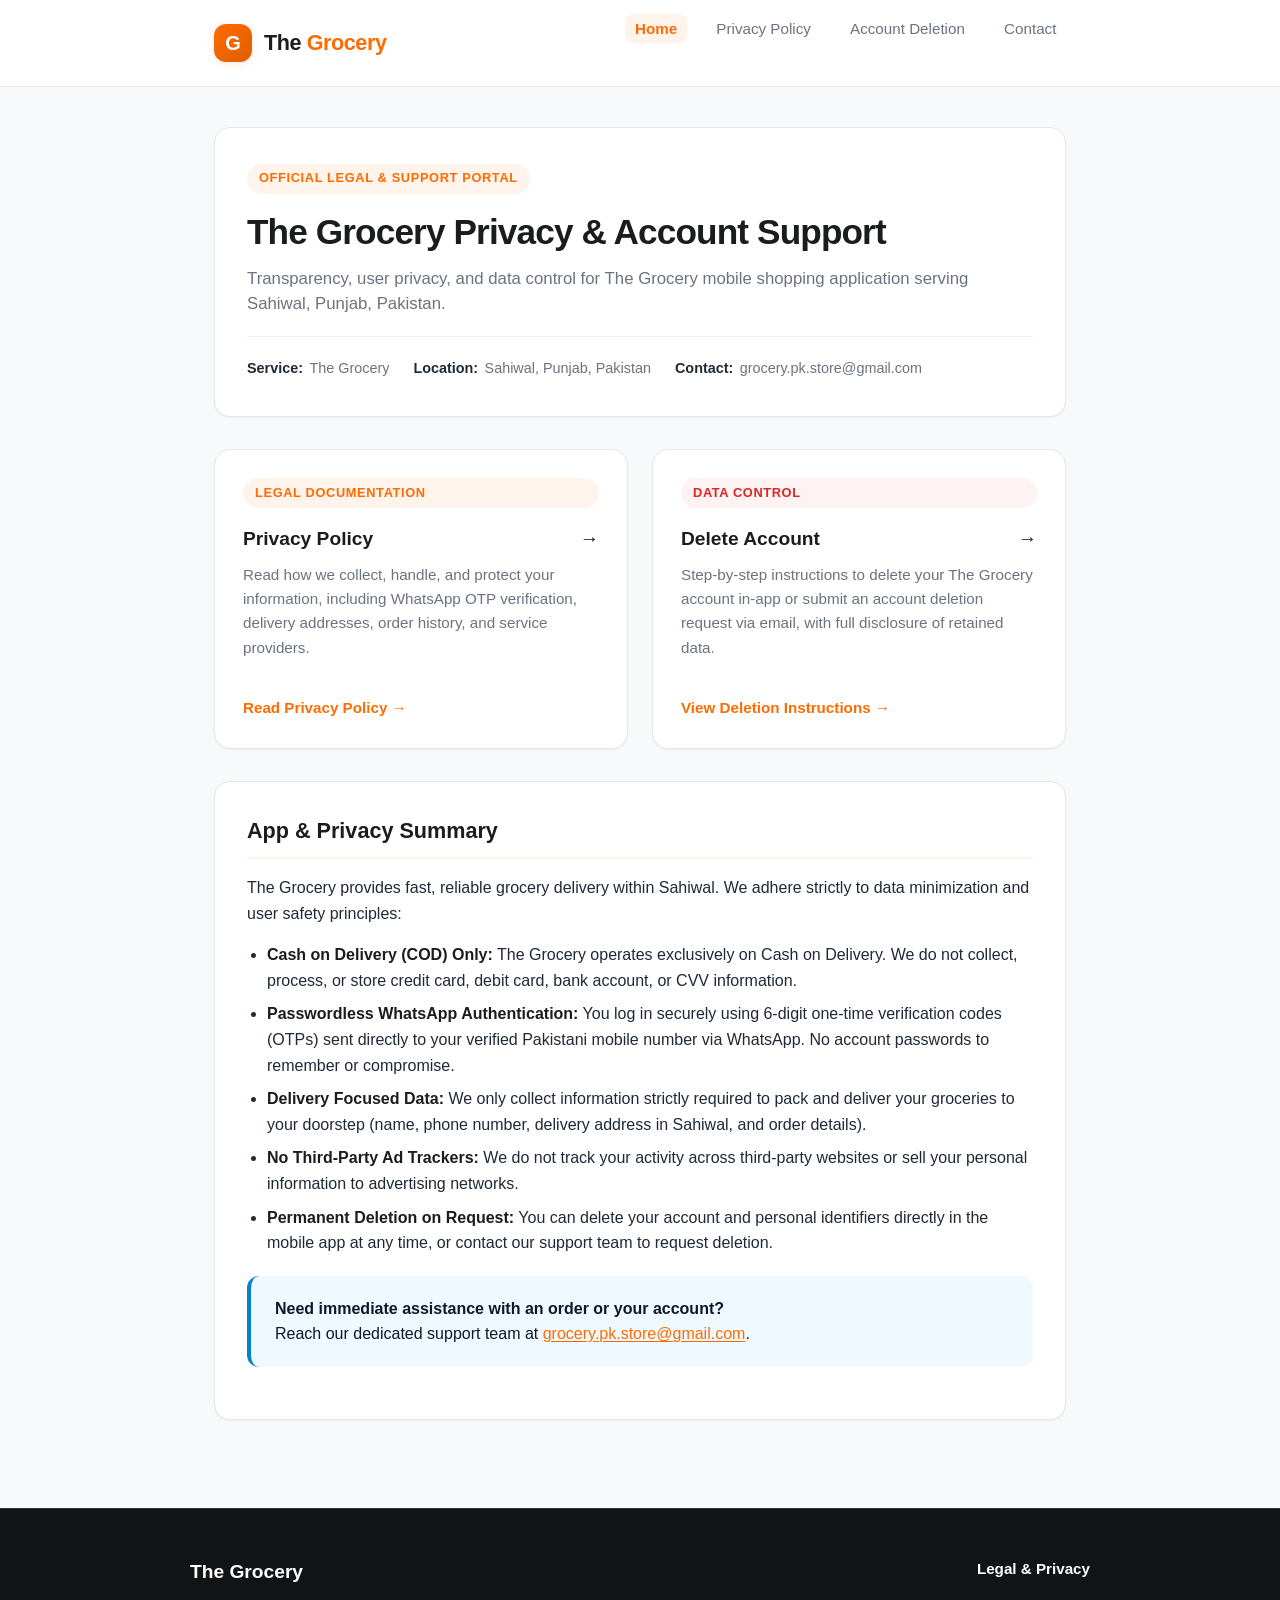
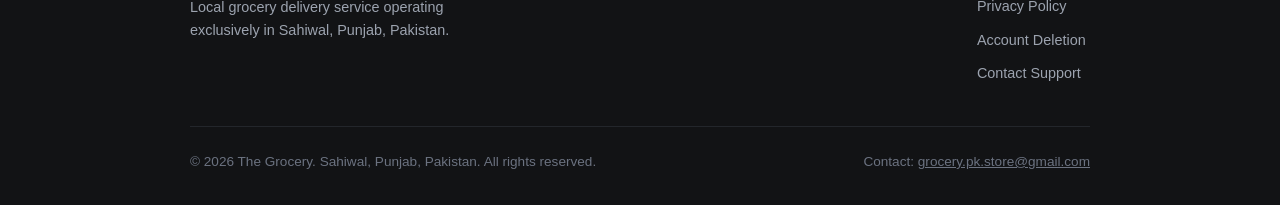
<file: index.html>
<!DOCTYPE html>
<html lang="en">
<head>
  <meta charset="UTF-8">
  <meta name="viewport" content="width=device-width, initial-scale=1.0">
  <title>The Grocery — Privacy, Legal &amp; Account Support</title>
  <meta name="description" content="Official privacy policy, account deletion instructions, and legal support for the The Grocery mobile application in Sahiwal, Punjab, Pakistan.">
  <link rel="stylesheet" href="styles.css">
</head>
<body>

  <!-- Site Navigation Header -->
  <header class="site-header">
    <div class="header-container">
      <a href="index.html" class="brand-link" aria-label="The Grocery Home">
        <div class="brand-icon">G</div>
        <div class="brand-text">The <span>Grocery</span></div>
      </a>
      <nav aria-label="Main Navigation">
        <ul class="nav-links">
          <li><a href="index.html" class="active">Home</a></li>
          <li><a href="privacy.html">Privacy Policy</a></li>
          <li><a href="delete-account.html">Account Deletion</a></li>
          <li><a href="mailto:grocery.pk.store@gmail.com">Contact</a></li>
        </ul>
      </nav>
    </div>
  </header>

  <!-- Main Content -->
  <main class="main-content">
    
    <!-- Hero Card -->
    <section class="hero-card">
      <span class="badge badge-primary">Official Legal &amp; Support Portal</span>
      <h1>The Grocery Privacy &amp; Account Support</h1>
      <p class="subtitle">
        Transparency, user privacy, and data control for The Grocery mobile shopping application serving Sahiwal, Punjab, Pakistan.
      </p>
      <div class="meta-row">
        <div class="meta-item">
          <strong>Service:</strong> The Grocery
        </div>
        <div class="meta-item">
          <strong>Location:</strong> Sahiwal, Punjab, Pakistan
        </div>
        <div class="meta-item">
          <strong>Contact:</strong> grocery.pk.store@gmail.com
        </div>
      </div>
    </section>

    <!-- Quick Navigation Action Cards -->
    <section class="grid-2">
      
      <!-- Privacy Policy Card -->
      <a href="privacy.html" class="action-card">
        <span class="badge badge-primary">Legal Documentation</span>
        <h3>Privacy Policy <span>&rarr;</span></h3>
        <p>
          Read how we collect, handle, and protect your information, including WhatsApp OTP verification, delivery addresses, order history, and service providers.
        </p>
        <span class="card-cta">Read Privacy Policy &rarr;</span>
      </a>

      <!-- Account Deletion Card -->
      <a href="delete-account.html" class="action-card">
        <span class="badge badge-danger">Data Control</span>
        <h3>Delete Account <span>&rarr;</span></h3>
        <p>
          Step-by-step instructions to delete your The Grocery account in-app or submit an account deletion request via email, with full disclosure of retained data.
        </p>
        <span class="card-cta">View Deletion Instructions &rarr;</span>
      </a>

    </section>

    <!-- Essential App & Privacy Highlights -->
    <article class="content-card">
      <h2>App &amp; Privacy Summary</h2>
      <p>
        The Grocery provides fast, reliable grocery delivery within Sahiwal. We adhere strictly to data minimization and user safety principles:
      </p>

      <ul>
        <li>
          <strong>Cash on Delivery (COD) Only:</strong> The Grocery operates exclusively on Cash on Delivery. We do not collect, process, or store credit card, debit card, bank account, or CVV information.
        </li>
        <li>
          <strong>Passwordless WhatsApp Authentication:</strong> You log in securely using 6-digit one-time verification codes (OTPs) sent directly to your verified Pakistani mobile number via WhatsApp. No account passwords to remember or compromise.
        </li>
        <li>
          <strong>Delivery Focused Data:</strong> We only collect information strictly required to pack and deliver your groceries to your doorstep (name, phone number, delivery address in Sahiwal, and order details).
        </li>
        <li>
          <strong>No Third-Party Ad Trackers:</strong> We do not track your activity across third-party websites or sell your personal information to advertising networks.
        </li>
        <li>
          <strong>Permanent Deletion on Request:</strong> You can delete your account and personal identifiers directly in the mobile app at any time, or contact our support team to request deletion.
        </li>
      </ul>

      <div class="callout callout-info">
        <p>
          <strong>Need immediate assistance with an order or your account?</strong><br>
          Reach our dedicated support team at <a href="mailto:grocery.pk.store@gmail.com" class="inline-link">grocery.pk.store@gmail.com</a>.
        </p>
      </div>
    </article>

  </main>

  <!-- Site Footer -->
  <footer class="site-footer">
    <div class="footer-container">
      <div class="footer-top">
        <div class="footer-brand">
          <h4>The Grocery</h4>
          <p>
            Local grocery delivery service operating exclusively in Sahiwal, Punjab, Pakistan.
          </p>
        </div>
        <div class="footer-links">
          <h5>Legal &amp; Privacy</h5>
          <ul>
            <li><a href="privacy.html">Privacy Policy</a></li>
            <li><a href="delete-account.html">Account Deletion</a></li>
            <li><a href="mailto:grocery.pk.store@gmail.com">Contact Support</a></li>
          </ul>
        </div>
      </div>
      <div class="footer-bottom">
        <div>&copy; 2026 The Grocery. Sahiwal, Punjab, Pakistan. All rights reserved.</div>
        <div>Contact: <a href="mailto:grocery.pk.store@gmail.com" style="color: inherit;">grocery.pk.store@gmail.com</a></div>
      </div>
    </div>
  </footer>

</body>
</html>
</file>
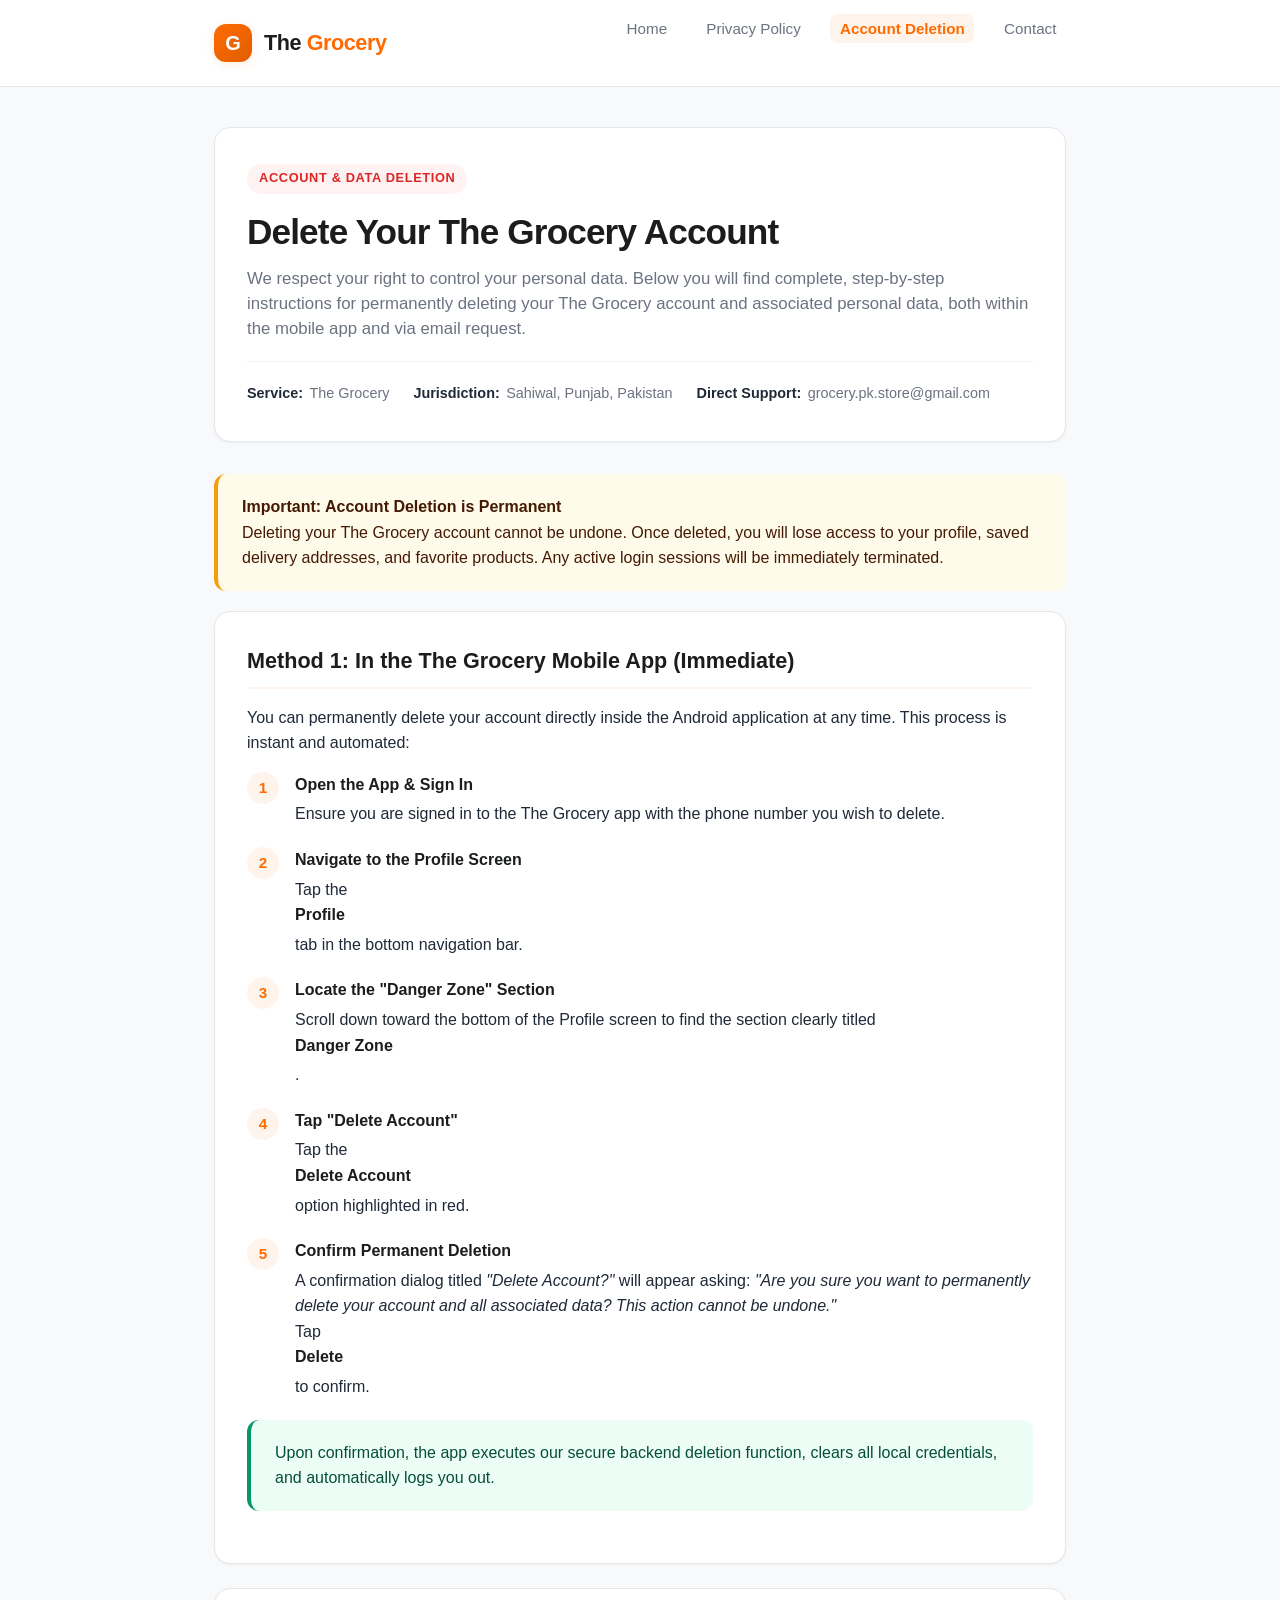
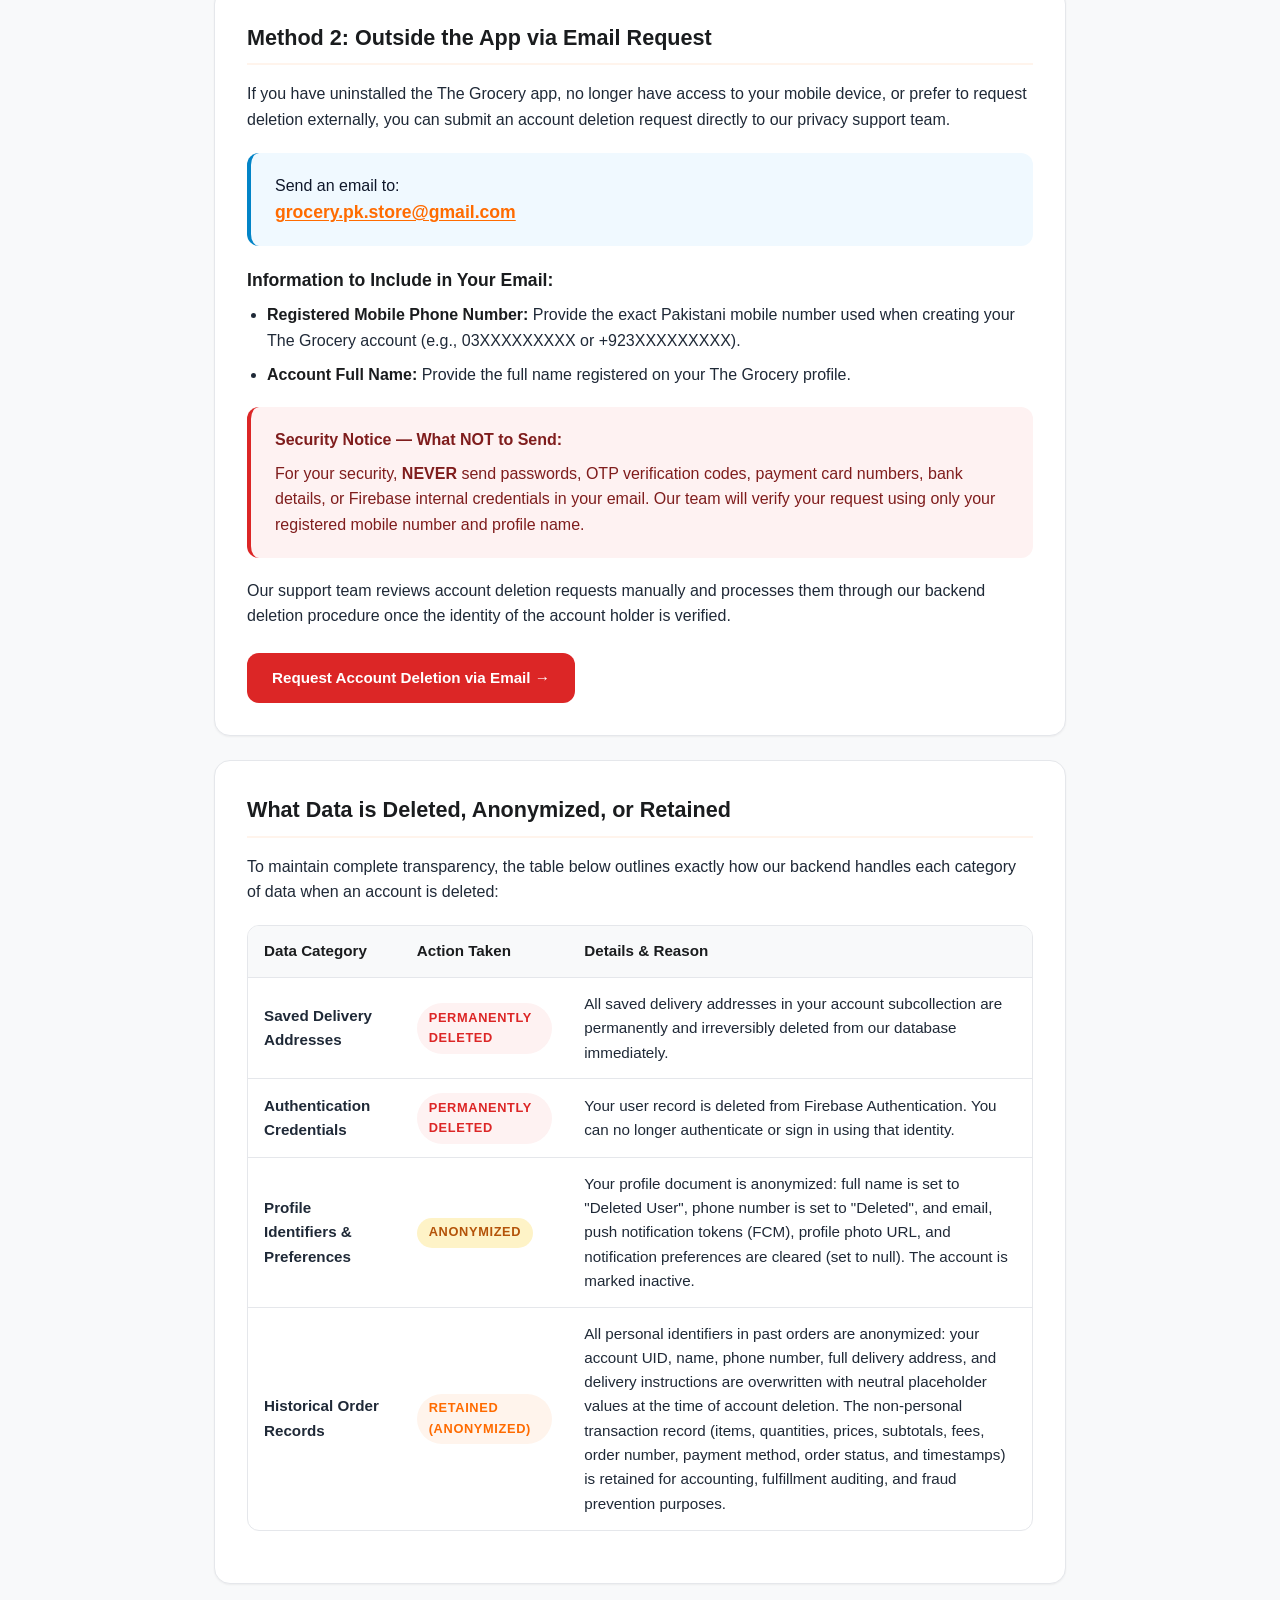
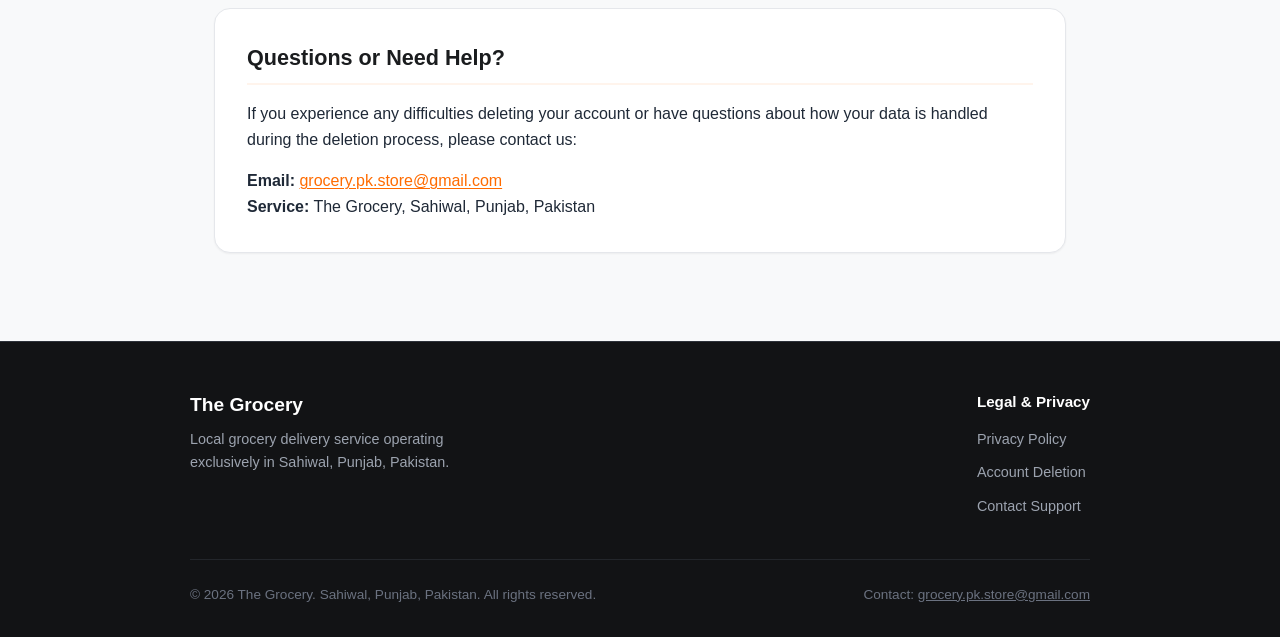
<file: delete-account.html>
<!DOCTYPE html>
<html lang="en">
<head>
  <meta charset="UTF-8">
  <meta name="viewport" content="width=device-width, initial-scale=1.0">
  <title>Delete Your The Grocery Account</title>
  <meta name="description" content="Official account and data deletion instructions for the The Grocery mobile app. Learn how to delete your account inside the app or request deletion via email.">
  <link rel="stylesheet" href="styles.css">
</head>
<body>

  <!-- Site Navigation Header -->
  <header class="site-header">
    <div class="header-container">
      <a href="index.html" class="brand-link" aria-label="The Grocery Home">
        <div class="brand-icon">G</div>
        <div class="brand-text">The <span>Grocery</span></div>
      </a>
      <nav aria-label="Main Navigation">
        <ul class="nav-links">
          <li><a href="index.html">Home</a></li>
          <li><a href="privacy.html">Privacy Policy</a></li>
          <li><a href="delete-account.html" class="active">Account Deletion</a></li>
          <li><a href="mailto:grocery.pk.store@gmail.com">Contact</a></li>
        </ul>
      </nav>
    </div>
  </header>

  <!-- Main Content -->
  <main class="main-content">

    <!-- Hero Card -->
    <header class="hero-card">
      <span class="badge badge-danger">Account &amp; Data Deletion</span>
      <h1>Delete Your The Grocery Account</h1>
      <p class="subtitle">
        We respect your right to control your personal data. Below you will find complete, step-by-step instructions for permanently deleting your The Grocery account and associated personal data, both within the mobile app and via email request.
      </p>
      <div class="meta-row">
        <div class="meta-item">
          <strong>Service:</strong> The Grocery
        </div>
        <div class="meta-item">
          <strong>Jurisdiction:</strong> Sahiwal, Punjab, Pakistan
        </div>
        <div class="meta-item">
          <strong>Direct Support:</strong> grocery.pk.store@gmail.com
        </div>
      </div>
    </header>

    <!-- Important Notice -->
    <div class="callout callout-warning">
      <p>
        <strong>Important: Account Deletion is Permanent</strong><br>
        Deleting your The Grocery account cannot be undone. Once deleted, you will lose access to your profile, saved delivery addresses, and favorite products. Any active login sessions will be immediately terminated.
      </p>
    </div>

    <!-- Method 1: In-App Deletion -->
    <section class="content-card">
      <h2>Method 1: In the The Grocery Mobile App (Immediate)</h2>
      <p>
        You can permanently delete your account directly inside the Android application at any time. This process is instant and automated:
      </p>

      <div class="step-item">
        <div class="step-number">1</div>
        <div class="step-content">
          <strong>Open the App &amp; Sign In</strong>
          Ensure you are signed in to the The Grocery app with the phone number you wish to delete.
        </div>
      </div>

      <div class="step-item">
        <div class="step-number">2</div>
        <div class="step-content">
          <strong>Navigate to the Profile Screen</strong>
          Tap the <strong>Profile</strong> tab in the bottom navigation bar.
        </div>
      </div>

      <div class="step-item">
        <div class="step-number">3</div>
        <div class="step-content">
          <strong>Locate the "Danger Zone" Section</strong>
          Scroll down toward the bottom of the Profile screen to find the section clearly titled <strong>Danger Zone</strong>.
        </div>
      </div>

      <div class="step-item">
        <div class="step-number">4</div>
        <div class="step-content">
          <strong>Tap "Delete Account"</strong>
          Tap the <strong>Delete Account</strong> option highlighted in red.
        </div>
      </div>

      <div class="step-item">
        <div class="step-number">5</div>
        <div class="step-content">
          <strong>Confirm Permanent Deletion</strong>
          A confirmation dialog titled <em>"Delete Account?"</em> will appear asking: <em>"Are you sure you want to permanently delete your account and all associated data? This action cannot be undone."</em><br>
          Tap <strong>Delete</strong> to confirm.
        </div>
      </div>

      <div class="callout callout-success">
        <p style="margin-bottom: 0;">
          Upon confirmation, the app executes our secure backend deletion function, clears all local credentials, and automatically logs you out.
        </p>
      </div>
    </section>

    <!-- Method 2: Outside the App via Email -->
    <section class="content-card">
      <h2>Method 2: Outside the App via Email Request</h2>
      <p>
        If you have uninstalled the The Grocery app, no longer have access to your mobile device, or prefer to request deletion externally, you can submit an account deletion request directly to our privacy support team.
      </p>

      <div class="callout callout-info">
        <p>
          Send an email to: <br>
          <a href="mailto:grocery.pk.store@gmail.com?subject=Account%20Deletion%20Request%20-%20The Grocery" class="inline-link" style="font-size: 1.1rem; font-weight: 700;">grocery.pk.store@gmail.com</a>
        </p>
      </div>

      <h3>Information to Include in Your Email:</h3>
      <ul>
        <li>
          <strong>Registered Mobile Phone Number:</strong> Provide the exact Pakistani mobile number used when creating your The Grocery account (e.g., 03XXXXXXXXX or +923XXXXXXXXX).
        </li>
        <li>
          <strong>Account Full Name:</strong> Provide the full name registered on your The Grocery profile.
        </li>
      </ul>

      <div class="callout callout-danger">
        <p style="margin-bottom: 0.5rem;">
          <strong>Security Notice — What NOT to Send:</strong>
        </p>
        <p style="margin-bottom: 0;">
          For your security, <strong>NEVER</strong> send passwords, OTP verification codes, payment card numbers, bank details, or Firebase internal credentials in your email. Our team will verify your request using only your registered mobile number and profile name.
        </p>
      </div>

      <p>
        Our support team reviews account deletion requests manually and processes them through our backend deletion procedure once the identity of the account holder is verified.
      </p>

      <div style="margin-top: 1.5rem;">
        <a href="mailto:grocery.pk.store@gmail.com?subject=Account%20Deletion%20Request%20-%20The Grocery" class="btn btn-danger">
          Request Account Deletion via Email &rarr;
        </a>
      </div>
    </section>

    <!-- Exactly What Happens to Your Data -->
    <section class="content-card">
      <h2>What Data is Deleted, Anonymized, or Retained</h2>
      <p>
        To maintain complete transparency, the table below outlines exactly how our backend handles each category of data when an account is deleted:
      </p>

      <div class="data-table-wrapper">
        <table class="data-table">
          <thead>
            <tr>
              <th>Data Category</th>
              <th>Action Taken</th>
              <th>Details &amp; Reason</th>
            </tr>
          </thead>
          <tbody>
            <tr>
              <td><strong>Saved Delivery Addresses</strong></td>
              <td><span class="badge badge-danger" style="margin-bottom:0;">Permanently Deleted</span></td>
              <td>All saved delivery addresses in your account subcollection are permanently and irreversibly deleted from our database immediately.</td>
            </tr>
            <tr>
              <td><strong>Authentication Credentials</strong></td>
              <td><span class="badge badge-danger" style="margin-bottom:0;">Permanently Deleted</span></td>
              <td>Your user record is deleted from Firebase Authentication. You can no longer authenticate or sign in using that identity.</td>
            </tr>
            <tr>
              <td><strong>Profile Identifiers &amp; Preferences</strong></td>
              <td><span class="badge badge-warning" style="margin-bottom:0; background-color: #FEF3C7; color: #B45309;">Anonymized</span></td>
              <td>Your profile document is anonymized: full name is set to "Deleted User", phone number is set to "Deleted", and email, push notification tokens (FCM), profile photo URL, and notification preferences are cleared (set to null). The account is marked inactive.</td>
            </tr>
            <tr>
              <td><strong>Historical Order Records</strong></td>
              <td><span class="badge badge-primary" style="margin-bottom:0;">Retained (Anonymized)</span></td>
              <td>All personal identifiers in past orders are anonymized: your account UID, name, phone number, full delivery address, and delivery instructions are overwritten with neutral placeholder values at the time of account deletion. The non-personal transaction record (items, quantities, prices, subtotals, fees, order number, payment method, order status, and timestamps) is retained for accounting, fulfillment auditing, and fraud prevention purposes.</td>
            </tr>
          </tbody>
        </table>
      </div>
    </section>

    <!-- Support Contact -->
    <section class="content-card">
      <h2>Questions or Need Help?</h2>
      <p>
        If you experience any difficulties deleting your account or have questions about how your data is handled during the deletion process, please contact us:
      </p>
      <p>
        <strong>Email:</strong> <a href="mailto:grocery.pk.store@gmail.com" class="inline-link">grocery.pk.store@gmail.com</a><br>
        <strong>Service:</strong> The Grocery, Sahiwal, Punjab, Pakistan
      </p>
    </section>

  </main>

  <!-- Site Footer -->
  <footer class="site-footer">
    <div class="footer-container">
      <div class="footer-top">
        <div class="footer-brand">
          <h4>The Grocery</h4>
          <p>
            Local grocery delivery service operating exclusively in Sahiwal, Punjab, Pakistan.
          </p>
        </div>
        <div class="footer-links">
          <h5>Legal &amp; Privacy</h5>
          <ul>
            <li><a href="privacy.html">Privacy Policy</a></li>
            <li><a href="delete-account.html">Account Deletion</a></li>
            <li><a href="mailto:grocery.pk.store@gmail.com">Contact Support</a></li>
          </ul>
        </div>
      </div>
      <div class="footer-bottom">
        <div>&copy; 2026 The Grocery. Sahiwal, Punjab, Pakistan. All rights reserved.</div>
        <div>Contact: <a href="mailto:grocery.pk.store@gmail.com" style="color: inherit;">grocery.pk.store@gmail.com</a></div>
      </div>
    </div>
  </footer>

</body>
</html>
</file>
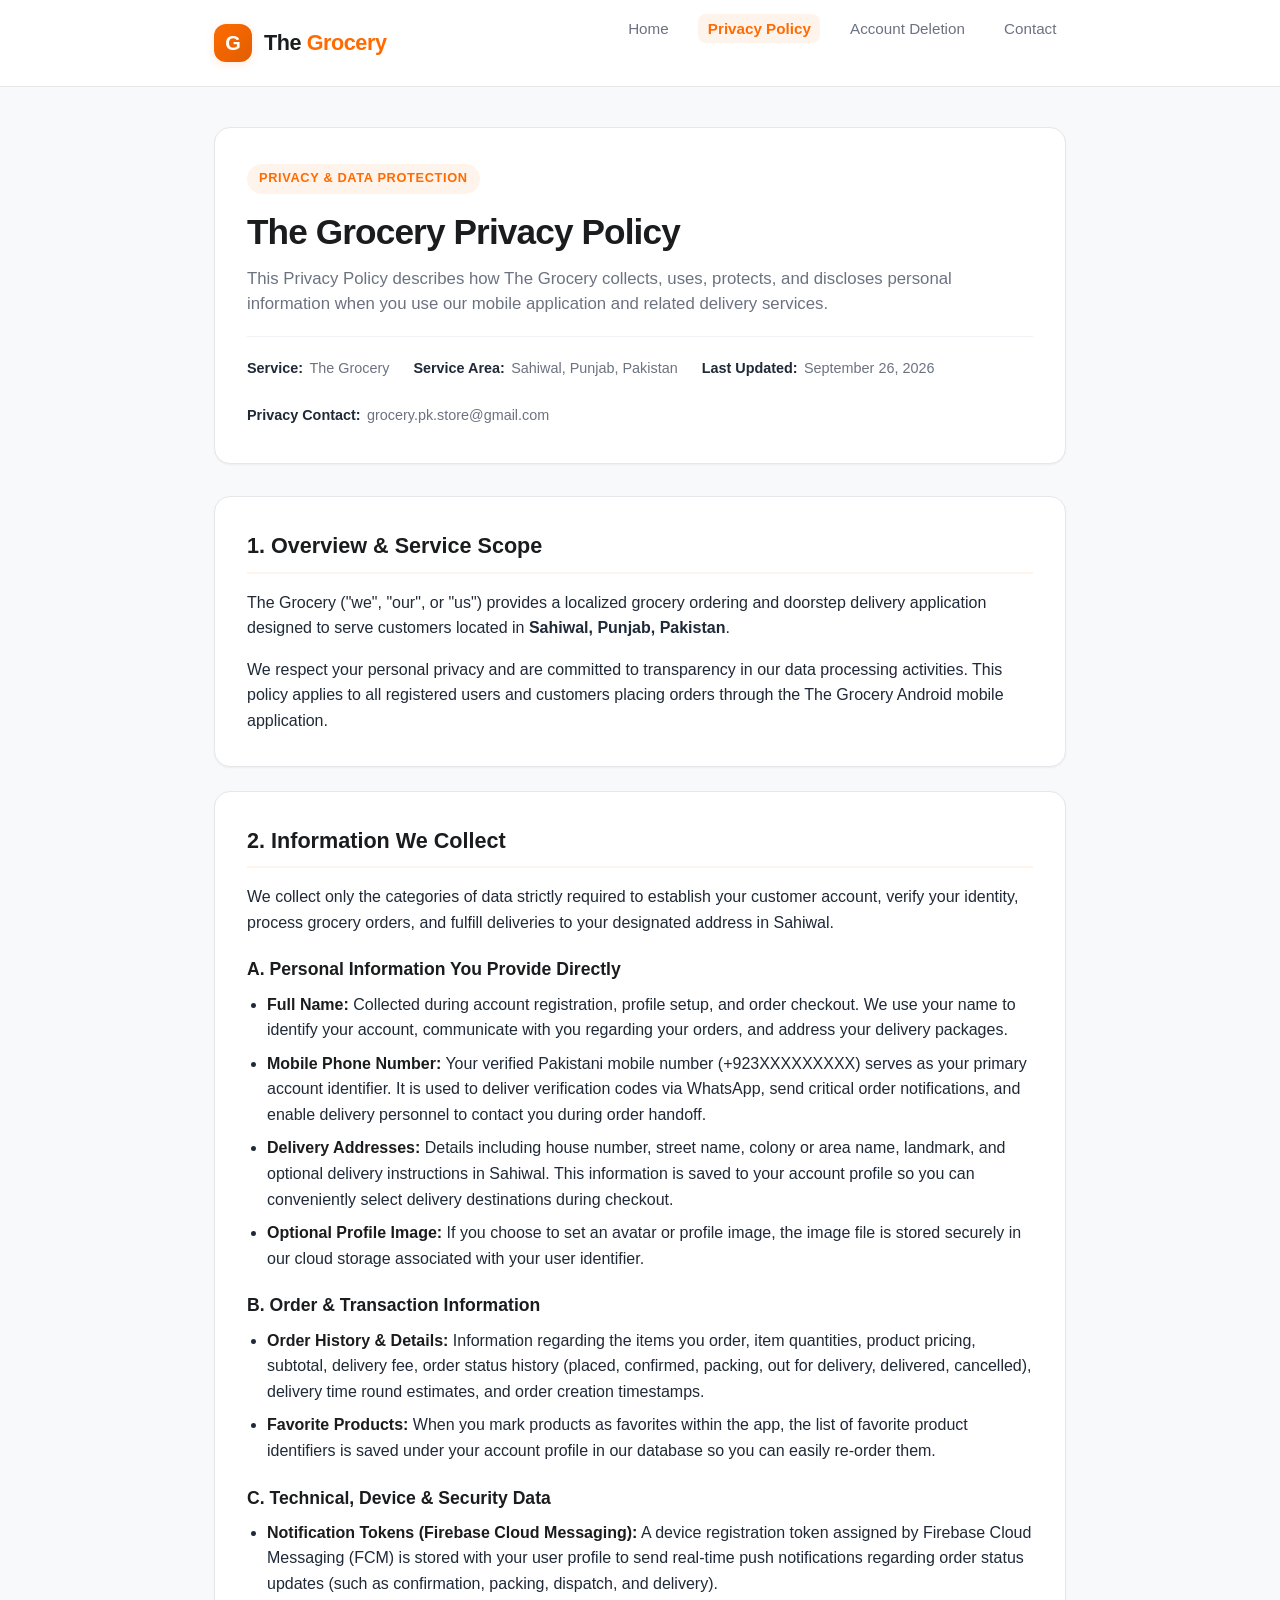
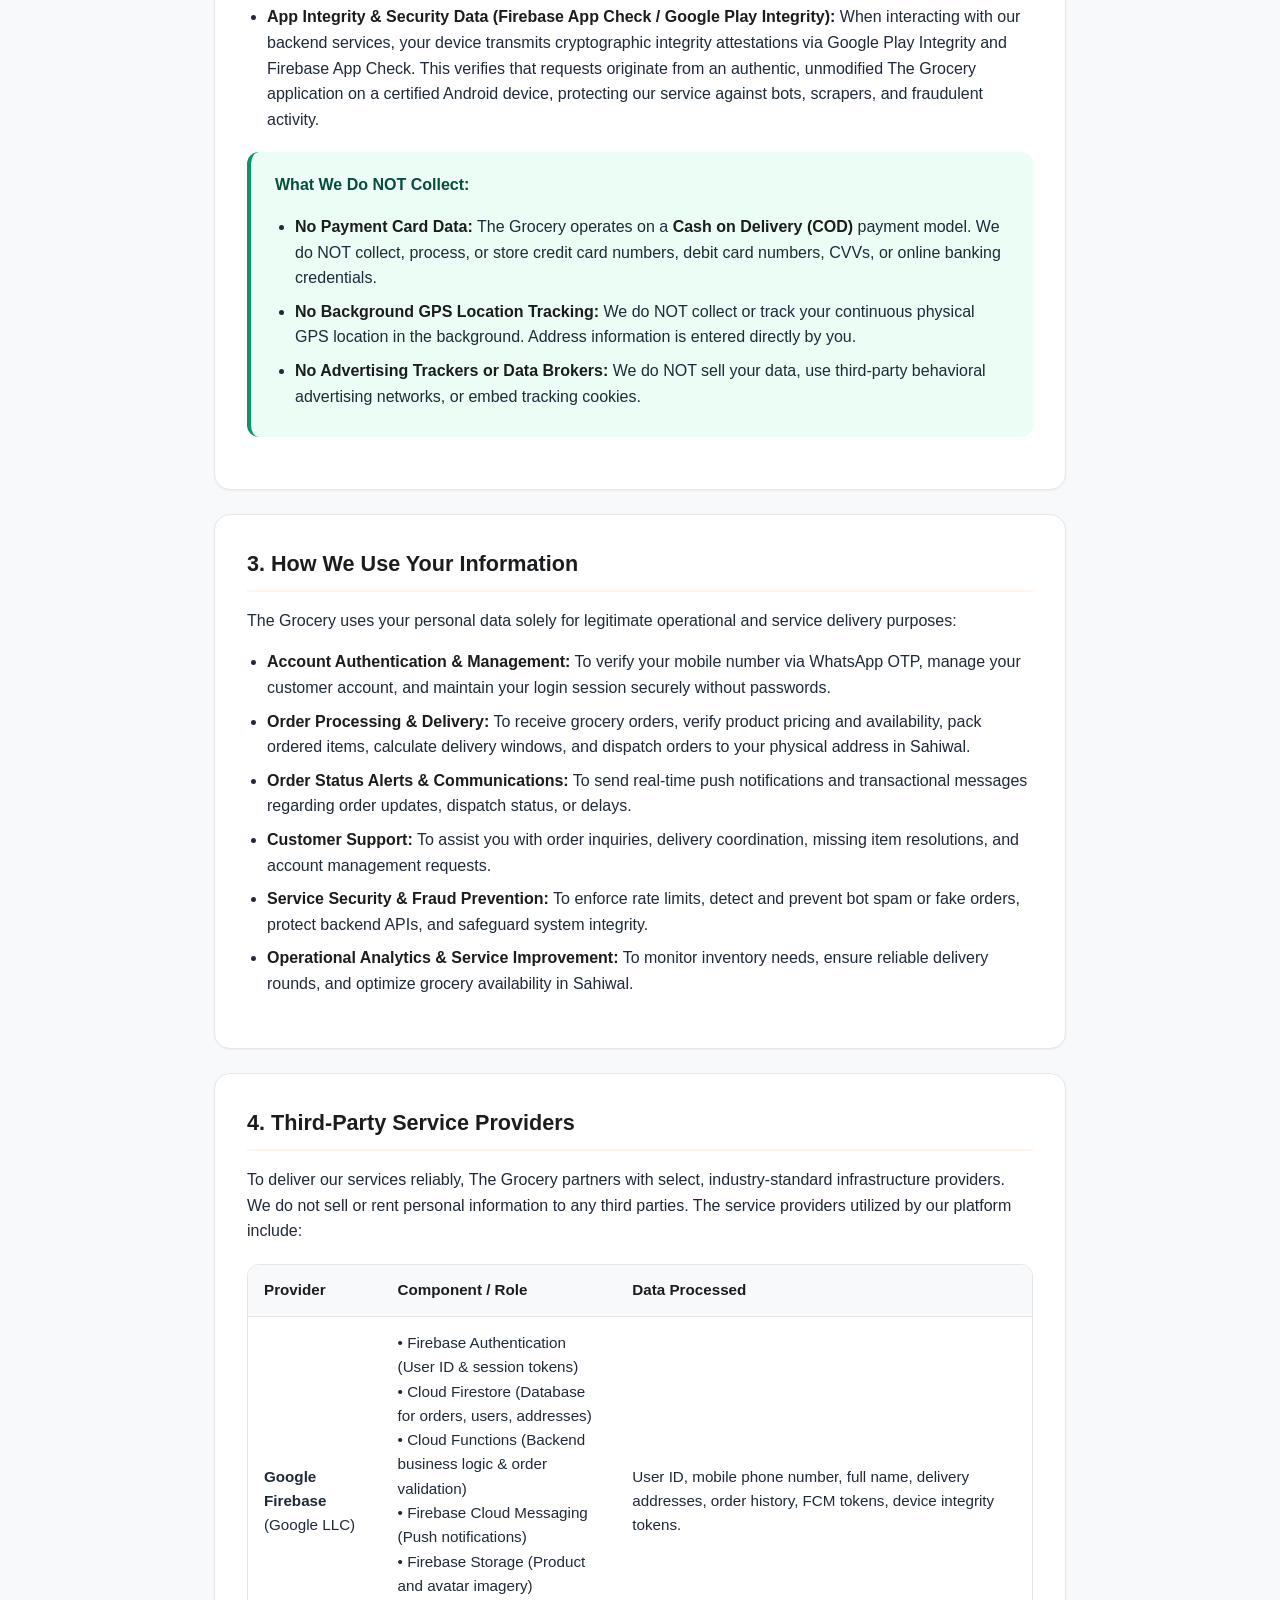
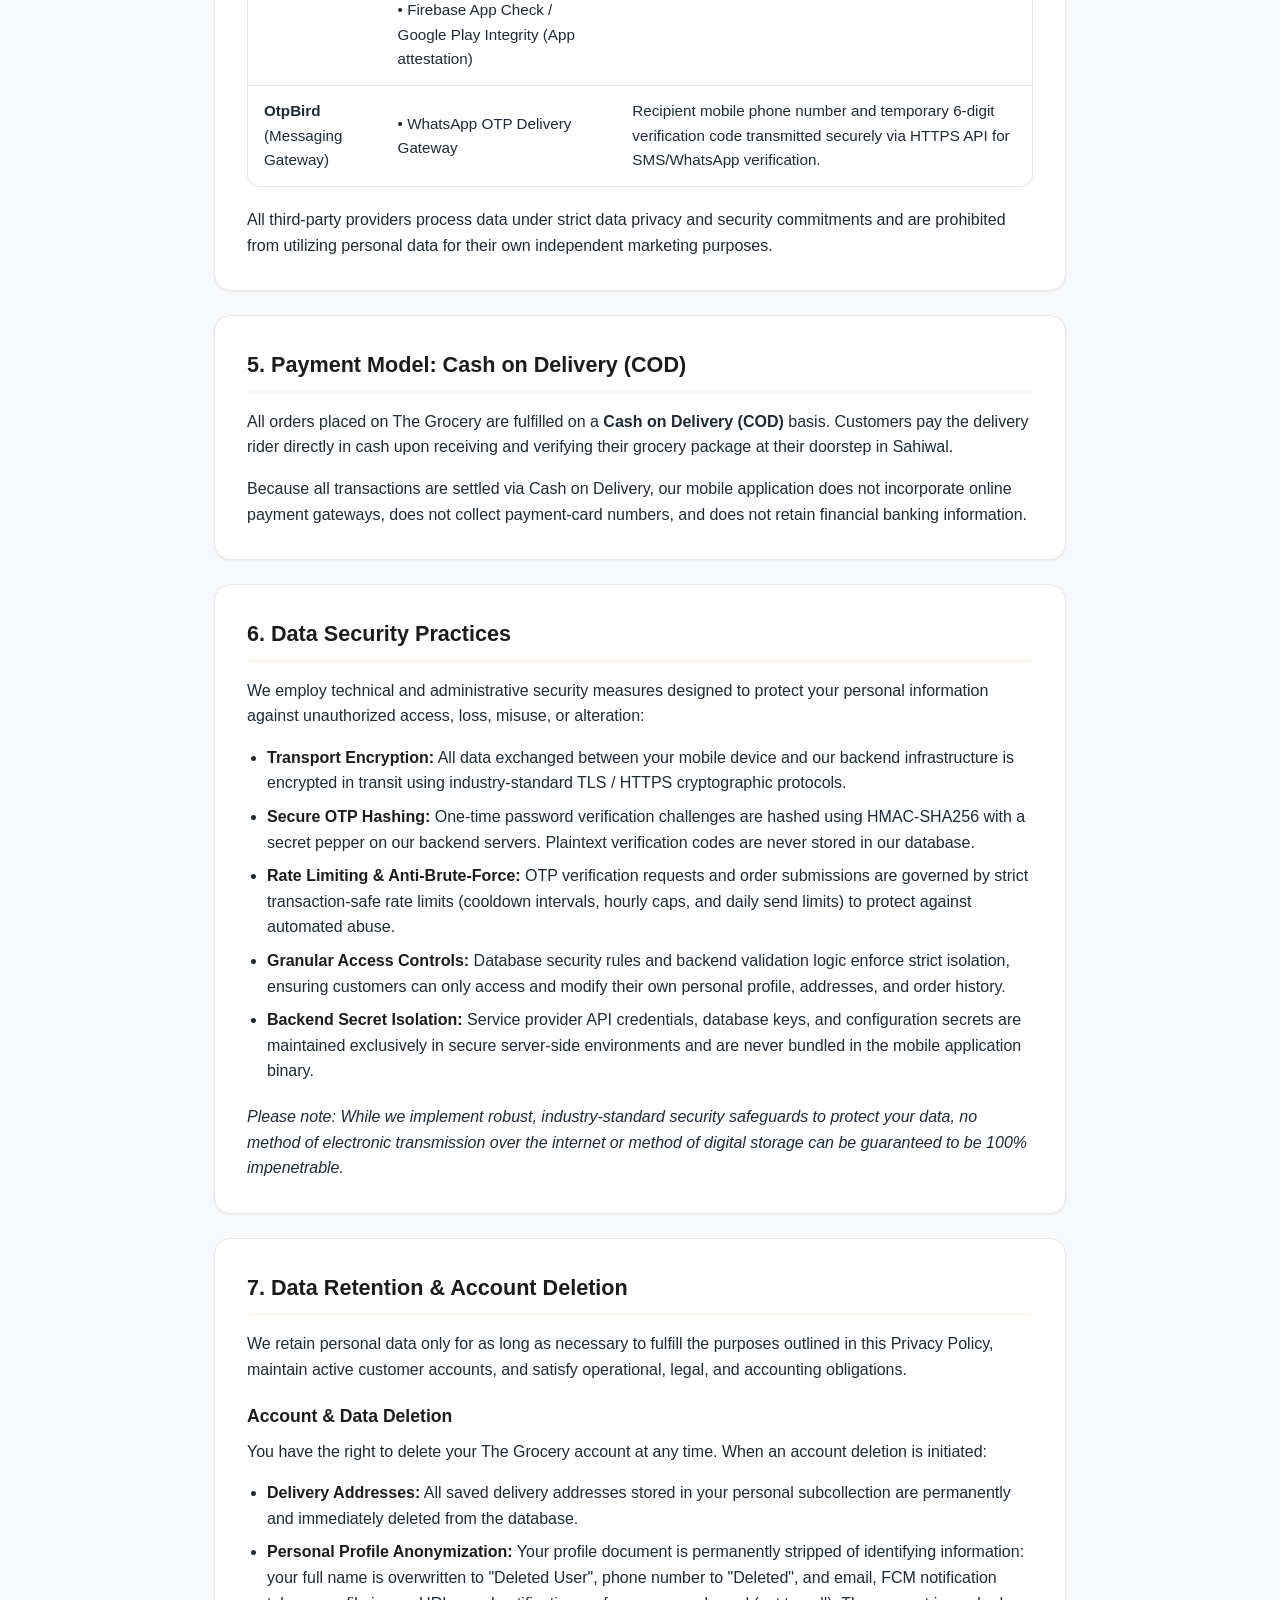
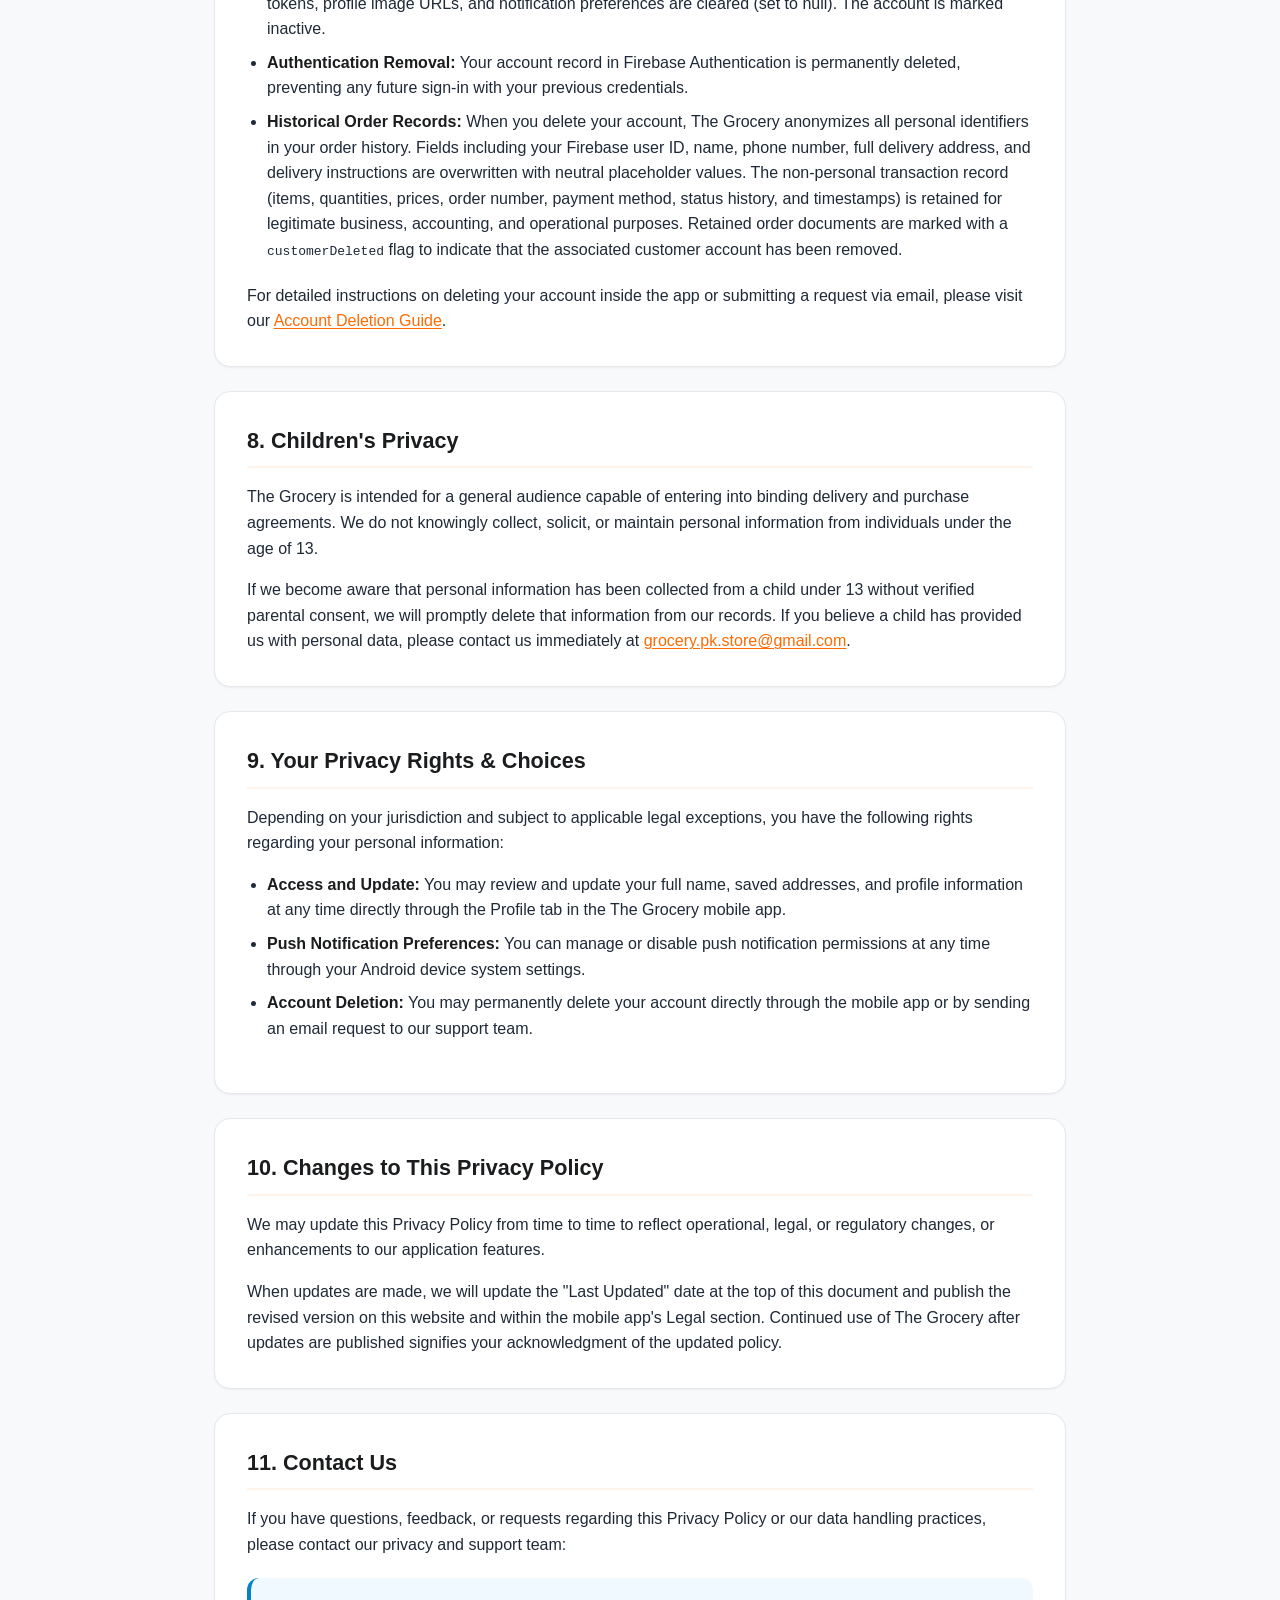
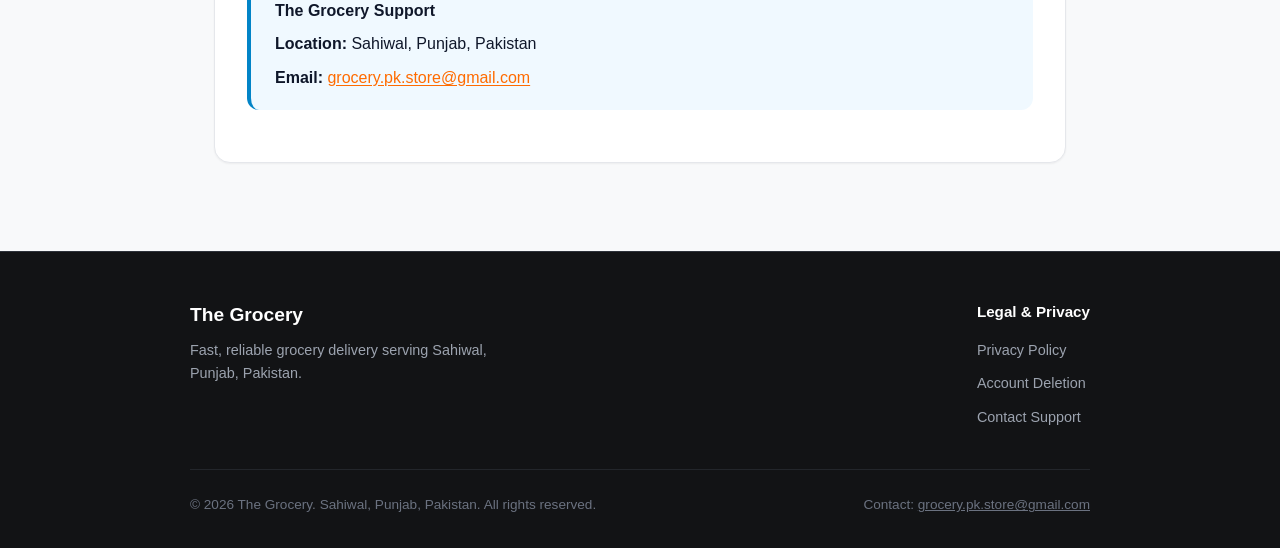
<file: privacy.html>
<!DOCTYPE html>
<html lang="en">
<head>
  <meta charset="UTF-8">
  <meta name="viewport" content="width=device-width, initial-scale=1.0">
  <title>The Grocery Privacy Policy</title>
  <meta name="description" content="Official Privacy Policy for The Grocery mobile grocery ordering and delivery service in Sahiwal, Punjab, Pakistan.">
  <link rel="stylesheet" href="styles.css">
</head>
<body>

  <!-- Site Navigation Header -->
  <header class="site-header">
    <div class="header-container">
      <a href="index.html" class="brand-link" aria-label="The Grocery Home">
        <div class="brand-icon">G</div>
        <div class="brand-text">The <span>Grocery</span></div>
      </a>
      <nav aria-label="Main Navigation">
        <ul class="nav-links">
          <li><a href="index.html">Home</a></li>
          <li><a href="privacy.html" class="active">Privacy Policy</a></li>
          <li><a href="delete-account.html">Account Deletion</a></li>
          <li><a href="mailto:grocery.pk.store@gmail.com">Contact</a></li>
        </ul>
      </nav>
    </div>
  </header>

  <!-- Main Content -->
  <main class="main-content">

    <!-- Hero Card -->
    <header class="hero-card">
      <span class="badge badge-primary">Privacy &amp; Data Protection</span>
      <h1>The Grocery Privacy Policy</h1>
      <p class="subtitle">
        This Privacy Policy describes how The Grocery collects, uses, protects, and discloses personal information when you use our mobile application and related delivery services.
      </p>
      <div class="meta-row">
        <div class="meta-item">
          <strong>Service:</strong> The Grocery
        </div>
        <div class="meta-item">
          <strong>Service Area:</strong> Sahiwal, Punjab, Pakistan
        </div>
        <div class="meta-item">
          <strong>Last Updated:</strong> September 26, 2026
        </div>
        <div class="meta-item">
          <strong>Privacy Contact:</strong> grocery.pk.store@gmail.com
        </div>
      </div>
    </header>

    <!-- Section 1: Overview & Scope -->
    <section class="content-card">
      <h2>1. Overview &amp; Service Scope</h2>
      <p>
        The Grocery ("we", "our", or "us") provides a localized grocery ordering and doorstep delivery application designed to serve customers located in <strong>Sahiwal, Punjab, Pakistan</strong>.
      </p>
      <p>
        We respect your personal privacy and are committed to transparency in our data processing activities. This policy applies to all registered users and customers placing orders through the The Grocery Android mobile application.
      </p>
    </section>

    <!-- Section 2: Information We Collect -->
    <section class="content-card">
      <h2>2. Information We Collect</h2>
      <p>
        We collect only the categories of data strictly required to establish your customer account, verify your identity, process grocery orders, and fulfill deliveries to your designated address in Sahiwal.
      </p>

      <h3>A. Personal Information You Provide Directly</h3>
      <ul>
        <li>
          <strong>Full Name:</strong> Collected during account registration, profile setup, and order checkout. We use your name to identify your account, communicate with you regarding your orders, and address your delivery packages.
        </li>
        <li>
          <strong>Mobile Phone Number:</strong> Your verified Pakistani mobile number (+923XXXXXXXXX) serves as your primary account identifier. It is used to deliver verification codes via WhatsApp, send critical order notifications, and enable delivery personnel to contact you during order handoff.
        </li>
        <li>
          <strong>Delivery Addresses:</strong> Details including house number, street name, colony or area name, landmark, and optional delivery instructions in Sahiwal. This information is saved to your account profile so you can conveniently select delivery destinations during checkout.
        </li>
        <li>
          <strong>Optional Profile Image:</strong> If you choose to set an avatar or profile image, the image file is stored securely in our cloud storage associated with your user identifier.
        </li>
      </ul>

      <h3>B. Order &amp; Transaction Information</h3>
      <ul>
        <li>
          <strong>Order History &amp; Details:</strong> Information regarding the items you order, item quantities, product pricing, subtotal, delivery fee, order status history (placed, confirmed, packing, out for delivery, delivered, cancelled), delivery time round estimates, and order creation timestamps.
        </li>
        <li>
          <strong>Favorite Products:</strong> When you mark products as favorites within the app, the list of favorite product identifiers is saved under your account profile in our database so you can easily re-order them.
        </li>
      </ul>

      <h3>C. Technical, Device &amp; Security Data</h3>
      <ul>
        <li>
          <strong>Notification Tokens (Firebase Cloud Messaging):</strong> A device registration token assigned by Firebase Cloud Messaging (FCM) is stored with your user profile to send real-time push notifications regarding order status updates (such as confirmation, packing, dispatch, and delivery).
        </li>
        <li>
          <strong>App Integrity &amp; Security Data (Firebase App Check / Google Play Integrity):</strong> When interacting with our backend services, your device transmits cryptographic integrity attestations via Google Play Integrity and Firebase App Check. This verifies that requests originate from an authentic, unmodified The Grocery application on a certified Android device, protecting our service against bots, scrapers, and fraudulent activity.
        </li>
      </ul>

      <div class="callout callout-success">
        <p>
          <strong>What We Do NOT Collect:</strong>
        </p>
        <ul style="margin-bottom: 0;">
          <li>
            <strong>No Payment Card Data:</strong> The Grocery operates on a <strong>Cash on Delivery (COD)</strong> payment model. We do NOT collect, process, or store credit card numbers, debit card numbers, CVVs, or online banking credentials.
          </li>
          <li>
            <strong>No Background GPS Location Tracking:</strong> We do NOT collect or track your continuous physical GPS location in the background. Address information is entered directly by you.
          </li>
          <li>
            <strong>No Advertising Trackers or Data Brokers:</strong> We do NOT sell your data, use third-party behavioral advertising networks, or embed tracking cookies.
          </li>
        </ul>
      </div>
    </section>

    <!-- Section 3: Why and How We Use Your Information -->
    <section class="content-card">
      <h2>3. How We Use Your Information</h2>
      <p>
        The Grocery uses your personal data solely for legitimate operational and service delivery purposes:
      </p>
      <ul>
        <li>
          <strong>Account Authentication &amp; Management:</strong> To verify your mobile number via WhatsApp OTP, manage your customer account, and maintain your login session securely without passwords.
        </li>
        <li>
          <strong>Order Processing &amp; Delivery:</strong> To receive grocery orders, verify product pricing and availability, pack ordered items, calculate delivery windows, and dispatch orders to your physical address in Sahiwal.
        </li>
        <li>
          <strong>Order Status Alerts &amp; Communications:</strong> To send real-time push notifications and transactional messages regarding order updates, dispatch status, or delays.
        </li>
        <li>
          <strong>Customer Support:</strong> To assist you with order inquiries, delivery coordination, missing item resolutions, and account management requests.
        </li>
        <li>
          <strong>Service Security &amp; Fraud Prevention:</strong> To enforce rate limits, detect and prevent bot spam or fake orders, protect backend APIs, and safeguard system integrity.
        </li>
        <li>
          <strong>Operational Analytics &amp; Service Improvement:</strong> To monitor inventory needs, ensure reliable delivery rounds, and optimize grocery availability in Sahiwal.
        </li>
      </ul>
    </section>

    <!-- Section 4: Third-Party Service Providers -->
    <section class="content-card">
      <h2>4. Third-Party Service Providers</h2>
      <p>
        To deliver our services reliably, The Grocery partners with select, industry-standard infrastructure providers. We do not sell or rent personal information to any third parties. The service providers utilized by our platform include:
      </p>

      <div class="data-table-wrapper">
        <table class="data-table">
          <thead>
            <tr>
              <th>Provider</th>
              <th>Component / Role</th>
              <th>Data Processed</th>
            </tr>
          </thead>
          <tbody>
            <tr>
              <td><strong>Google Firebase</strong><br>(Google LLC)</td>
              <td>
                • Firebase Authentication (User ID &amp; session tokens)<br>
                • Cloud Firestore (Database for orders, users, addresses)<br>
                • Cloud Functions (Backend business logic &amp; order validation)<br>
                • Firebase Cloud Messaging (Push notifications)<br>
                • Firebase Storage (Product and avatar imagery)<br>
                • Firebase App Check / Google Play Integrity (App attestation)
              </td>
              <td>User ID, mobile phone number, full name, delivery addresses, order history, FCM tokens, device integrity tokens.</td>
            </tr>
            <tr>
              <td><strong>OtpBird</strong><br>(Messaging Gateway)</td>
              <td>
                • WhatsApp OTP Delivery Gateway
              </td>
              <td>Recipient mobile phone number and temporary 6-digit verification code transmitted securely via HTTPS API for SMS/WhatsApp verification.</td>
            </tr>
          </tbody>
        </table>
      </div>

      <p>
        All third-party providers process data under strict data privacy and security commitments and are prohibited from utilizing personal data for their own independent marketing purposes.
      </p>
    </section>

    <!-- Section 5: Payment Processing (Cash on Delivery) -->
    <section class="content-card">
      <h2>5. Payment Model: Cash on Delivery (COD)</h2>
      <p>
        All orders placed on The Grocery are fulfilled on a <strong>Cash on Delivery (COD)</strong> basis. Customers pay the delivery rider directly in cash upon receiving and verifying their grocery package at their doorstep in Sahiwal.
      </p>
      <p>
        Because all transactions are settled via Cash on Delivery, our mobile application does not incorporate online payment gateways, does not collect payment-card numbers, and does not retain financial banking information.
      </p>
    </section>

    <!-- Section 6: Data Security -->
    <section class="content-card">
      <h2>6. Data Security Practices</h2>
      <p>
        We employ technical and administrative security measures designed to protect your personal information against unauthorized access, loss, misuse, or alteration:
      </p>
      <ul>
        <li>
          <strong>Transport Encryption:</strong> All data exchanged between your mobile device and our backend infrastructure is encrypted in transit using industry-standard TLS / HTTPS cryptographic protocols.
        </li>
        <li>
          <strong>Secure OTP Hashing:</strong> One-time password verification challenges are hashed using HMAC-SHA256 with a secret pepper on our backend servers. Plaintext verification codes are never stored in our database.
        </li>
        <li>
          <strong>Rate Limiting &amp; Anti-Brute-Force:</strong> OTP verification requests and order submissions are governed by strict transaction-safe rate limits (cooldown intervals, hourly caps, and daily send limits) to protect against automated abuse.
        </li>
        <li>
          <strong>Granular Access Controls:</strong> Database security rules and backend validation logic enforce strict isolation, ensuring customers can only access and modify their own personal profile, addresses, and order history.
        </li>
        <li>
          <strong>Backend Secret Isolation:</strong> Service provider API credentials, database keys, and configuration secrets are maintained exclusively in secure server-side environments and are never bundled in the mobile application binary.
        </li>
      </ul>
      <p>
        <em>Please note: While we implement robust, industry-standard security safeguards to protect your data, no method of electronic transmission over the internet or method of digital storage can be guaranteed to be 100% impenetrable.</em>
      </p>
    </section>

    <!-- Section 7: Data Retention & Deletion -->
    <section class="content-card">
      <h2>7. Data Retention &amp; Account Deletion</h2>
      <p>
        We retain personal data only for as long as necessary to fulfill the purposes outlined in this Privacy Policy, maintain active customer accounts, and satisfy operational, legal, and accounting obligations.
      </p>

      <h3>Account &amp; Data Deletion</h3>
      <p>
        You have the right to delete your The Grocery account at any time. When an account deletion is initiated:
      </p>
      <ul>
        <li>
          <strong>Delivery Addresses:</strong> All saved delivery addresses stored in your personal subcollection are permanently and immediately deleted from the database.
        </li>
        <li>
          <strong>Personal Profile Anonymization:</strong> Your profile document is permanently stripped of identifying information: your full name is overwritten to "Deleted User", phone number to "Deleted", and email, FCM notification tokens, profile image URLs, and notification preferences are cleared (set to null). The account is marked inactive.
        </li>
        <li>
          <strong>Authentication Removal:</strong> Your account record in Firebase Authentication is permanently deleted, preventing any future sign-in with your previous credentials.
        </li>
        <li>
          <strong>Historical Order Records:</strong> When you delete your account, The Grocery anonymizes all personal identifiers in your order history. Fields including your Firebase user ID, name, phone number, full delivery address, and delivery instructions are overwritten with neutral placeholder values. The non-personal transaction record (items, quantities, prices, order number, payment method, status history, and timestamps) is retained for legitimate business, accounting, and operational purposes. Retained order documents are marked with a <code>customerDeleted</code> flag to indicate that the associated customer account has been removed.
        </li>
      </ul>

      <p>
        For detailed instructions on deleting your account inside the app or submitting a request via email, please visit our <a href="delete-account.html" class="inline-link">Account Deletion Guide</a>.
      </p>
    </section>

    <!-- Section 8: Children's Privacy -->
    <section class="content-card">
      <h2>8. Children's Privacy</h2>
      <p>
        The Grocery is intended for a general audience capable of entering into binding delivery and purchase agreements. We do not knowingly collect, solicit, or maintain personal information from individuals under the age of 13.
      </p>
      <p>
        If we become aware that personal information has been collected from a child under 13 without verified parental consent, we will promptly delete that information from our records. If you believe a child has provided us with personal data, please contact us immediately at <a href="mailto:grocery.pk.store@gmail.com" class="inline-link">grocery.pk.store@gmail.com</a>.
      </p>
    </section>

    <!-- Section 9: Your Rights & Choices -->
    <section class="content-card">
      <h2>9. Your Privacy Rights &amp; Choices</h2>
      <p>
        Depending on your jurisdiction and subject to applicable legal exceptions, you have the following rights regarding your personal information:
      </p>
      <ul>
        <li>
          <strong>Access and Update:</strong> You may review and update your full name, saved addresses, and profile information at any time directly through the Profile tab in the The Grocery mobile app.
        </li>
        <li>
          <strong>Push Notification Preferences:</strong> You can manage or disable push notification permissions at any time through your Android device system settings.
        </li>
        <li>
          <strong>Account Deletion:</strong> You may permanently delete your account directly through the mobile app or by sending an email request to our support team.
        </li>
      </ul>
    </section>

    <!-- Section 10: Changes to this Policy -->
    <section class="content-card">
      <h2>10. Changes to This Privacy Policy</h2>
      <p>
        We may update this Privacy Policy from time to time to reflect operational, legal, or regulatory changes, or enhancements to our application features.
      </p>
      <p>
        When updates are made, we will update the "Last Updated" date at the top of this document and publish the revised version on this website and within the mobile app's Legal section. Continued use of The Grocery after updates are published signifies your acknowledgment of the updated policy.
      </p>
    </section>

    <!-- Section 11: Contact Us -->
    <section class="content-card">
      <h2>11. Contact Us</h2>
      <p>
        If you have questions, feedback, or requests regarding this Privacy Policy or our data handling practices, please contact our privacy and support team:
      </p>

      <div class="callout callout-info">
        <p style="margin-bottom: 0.5rem;"><strong>The Grocery Support</strong></p>
        <p style="margin-bottom: 0.5rem;"><strong>Location:</strong> Sahiwal, Punjab, Pakistan</p>
        <p style="margin-bottom: 0;">
          <strong>Email:</strong> <a href="mailto:grocery.pk.store@gmail.com" class="inline-link">grocery.pk.store@gmail.com</a>
        </p>
      </div>
    </section>

  </main>

  <!-- Site Footer -->
  <footer class="site-footer">
    <div class="footer-container">
      <div class="footer-top">
        <div class="footer-brand">
          <h4>The Grocery</h4>
          <p>
            Fast, reliable grocery delivery serving Sahiwal, Punjab, Pakistan.
          </p>
        </div>
        <div class="footer-links">
          <h5>Legal &amp; Privacy</h5>
          <ul>
            <li><a href="privacy.html">Privacy Policy</a></li>
            <li><a href="delete-account.html">Account Deletion</a></li>
            <li><a href="mailto:grocery.pk.store@gmail.com">Contact Support</a></li>
          </ul>
        </div>
      </div>
      <div class="footer-bottom">
        <div>&copy; 2026 The Grocery. Sahiwal, Punjab, Pakistan. All rights reserved.</div>
        <div>Contact: <a href="mailto:grocery.pk.store@gmail.com" style="color: inherit;">grocery.pk.store@gmail.com</a></div>
      </div>
    </div>
  </footer>

</body>
</html>
</file>
<file: styles.css>
﻿:root {
  --primary: #FF6B00;
  --primary-hover: #E05E00;
  --primary-soft: #FFF4EC;
  --primary-glow: rgba(255, 107, 0, 0.15);
  --dark: #1A1C1E;
  --darker: #121315;
  --surface: #FFFFFF;
  --surface-alt: #F8F9FA;
  --border: #E5E7EB;
  --border-subtle: #F0F2F5;
  --text-main: #1F2937;
  --text-muted: #6B7280;
  --text-light: #9CA3AF;
  --danger: #DC2626;
  --danger-soft: #FEF2F2;
  --success: #059669;
  --success-soft: #ECFDF5;
  --radius-sm: 8px;
  --radius-md: 12px;
  --radius-lg: 16px;
  --shadow-sm: 0 1px 2px rgba(0, 0, 0, 0.05);
  --shadow-md: 0 4px 6px -1px rgba(0, 0, 0, 0.08), 0 2px 4px -2px rgba(0, 0, 0, 0.04);
  --shadow-lg: 0 10px 15px -3px rgba(0, 0, 0, 0.08), 0 4px 6px -4px rgba(0, 0, 0, 0.03);
  --max-width: 900px;
}

* {
  box-sizing: border-box;
  margin: 0;
  padding: 0;
}

html {
  font-family: -apple-system, BlinkMacSystemFont, "Segoe UI", Roboto, Helvetica, Arial, sans-serif;
  line-height: 1.6;
  color: var(--text-main);
  background-color: var(--surface-alt);
  -webkit-font-smoothing: antialiased;
}

body {
  min-height: 100vh;
  display: flex;
  flex-direction: column;
}

/* Header & Nav */
.site-header {
  background-color: var(--surface);
  border-bottom: 1px solid var(--border);
  position: sticky;
  top: 0;
  z-index: 50;
}

.header-container {
  max-width: var(--max-width);
  margin: 0 auto;
  padding: 1rem 1.5rem;
  display: flex;
  align-items: center;
  justify-content: space-between;
  flex-wrap: wrap;
  gap: 1rem;
}

.brand-link {
  display: flex;
  align-items: center;
  gap: 0.75rem;
  text-decoration: none;
  color: var(--dark);
}

.brand-icon {
  width: 38px;
  height: 38px;
  background: linear-gradient(135deg, var(--primary) 0%, #E05E00 100%);
  border-radius: var(--radius-md);
  display: flex;
  align-items: center;
  justify-content: center;
  color: #FFFFFF;
  font-weight: 800;
  font-size: 1.25rem;
  box-shadow: 0 2px 8px var(--primary-glow);
}

.brand-text {
  font-size: 1.35rem;
  font-weight: 800;
  letter-spacing: -0.02em;
  color: var(--dark);
}

.brand-text span {
  color: var(--primary);
}

.nav-links {
  display: flex;
  align-items: center;
  gap: 1.25rem;
  list-style: none;
}

.nav-links a {
  text-decoration: none;
  font-size: 0.95rem;
  font-weight: 500;
  color: var(--text-muted);
  transition: color 0.15s ease;
  padding: 0.35rem 0.6rem;
  border-radius: var(--radius-sm);
}

.nav-links a:hover {
  color: var(--primary);
  background-color: var(--primary-soft);
}

.nav-links a.active {
  color: var(--primary);
  font-weight: 600;
  background-color: var(--primary-soft);
}

/* Layout */
.main-content {
  flex: 1;
  max-width: var(--max-width);
  width: 100%;
  margin: 0 auto;
  padding: 2.5rem 1.5rem 4rem 1.5rem;
}

/* Hero / Header blocks */
.hero-card {
  background-color: var(--surface);
  border: 1px solid var(--border);
  border-radius: var(--radius-lg);
  padding: 2.25rem 2rem;
  margin-bottom: 2rem;
  box-shadow: var(--shadow-sm);
}

.badge {
  display: inline-flex;
  align-items: center;
  gap: 0.4rem;
  font-size: 0.8rem;
  font-weight: 600;
  text-transform: uppercase;
  letter-spacing: 0.05em;
  padding: 0.3rem 0.75rem;
  border-radius: 9999px;
  margin-bottom: 1rem;
}

.badge-primary {
  background-color: var(--primary-soft);
  color: var(--primary);
}

.badge-danger {
  background-color: var(--danger-soft);
  color: var(--danger);
}

.badge-success {
  background-color: var(--success-soft);
  color: var(--success);
}

h1 {
  font-size: 2.2rem;
  font-weight: 800;
  letter-spacing: -0.025em;
  color: var(--dark);
  margin-bottom: 0.75rem;
  line-height: 1.25;
}

.subtitle {
  font-size: 1.05rem;
  color: var(--text-muted);
  line-height: 1.5;
}

.meta-row {
  display: flex;
  flex-wrap: wrap;
  gap: 1.5rem;
  margin-top: 1.25rem;
  padding-top: 1.25rem;
  border-top: 1px solid var(--border-subtle);
  font-size: 0.9rem;
  color: var(--text-muted);
}

.meta-item {
  display: flex;
  align-items: center;
  gap: 0.4rem;
}

.meta-item strong {
  color: var(--text-main);
}

/* Content cards & sections */
.content-card {
  background-color: var(--surface);
  border: 1px solid var(--border);
  border-radius: var(--radius-lg);
  padding: 2rem;
  margin-bottom: 1.5rem;
  box-shadow: var(--shadow-sm);
}

h2 {
  font-size: 1.35rem;
  font-weight: 700;
  color: var(--dark);
  margin-bottom: 1rem;
  padding-bottom: 0.5rem;
  border-bottom: 2px solid var(--primary-soft);
  display: flex;
  align-items: center;
  gap: 0.6rem;
}

h3 {
  font-size: 1.1rem;
  font-weight: 600;
  color: var(--dark);
  margin: 1.25rem 0 0.5rem 0;
}

p {
  margin-bottom: 1rem;
  color: var(--text-main);
}

p:last-child {
  margin-bottom: 0;
}

ul, ol {
  margin: 0 0 1.25rem 1.25rem;
  color: var(--text-main);
}

li {
  margin-bottom: 0.5rem;
}

li strong {
  color: var(--dark);
}

/* Callout Boxes */
.callout {
  border-radius: var(--radius-md);
  padding: 1.25rem 1.5rem;
  margin: 1.25rem 0;
  border-left: 4px solid;
}

.callout-info {
  background-color: #F0F9FF;
  border-color: #0284C7;
  color: #0369A1;
}

.callout-info p {
  color: #0F172A;
}

.callout-warning {
  background-color: #FFFBEB;
  border-color: #F59E0B;
  color: #B45309;
}

.callout-warning p {
  color: #451A03;
}

.callout-danger {
  background-color: var(--danger-soft);
  border-color: var(--danger);
  color: #991B1B;
}

.callout-danger p {
  color: #7F1D1D;
}

.callout-success {
  background-color: var(--success-soft);
  border-color: var(--success);
  color: #065F46;
}

.callout-success p {
  color: #064E3B;
}

/* Action Cards on Landing */
.grid-2 {
  display: grid;
  grid-template-columns: repeat(auto-fit, minmax(280px, 1fr));
  gap: 1.5rem;
  margin-bottom: 2rem;
}

.action-card {
  background-color: var(--surface);
  border: 1px solid var(--border);
  border-radius: var(--radius-lg);
  padding: 1.75rem;
  text-decoration: none;
  color: inherit;
  transition: all 0.2s ease;
  display: flex;
  flex-direction: column;
  box-shadow: var(--shadow-sm);
}

.action-card:hover {
  transform: translateY(-2px);
  box-shadow: var(--shadow-md);
  border-color: var(--primary);
}

.action-card h3 {
  margin: 0 0 0.5rem 0;
  color: var(--dark);
  font-size: 1.2rem;
  display: flex;
  align-items: center;
  justify-content: space-between;
}

.action-card p {
  color: var(--text-muted);
  font-size: 0.95rem;
  flex: 1;
}

.card-cta {
  display: inline-flex;
  align-items: center;
  gap: 0.35rem;
  margin-top: 1.25rem;
  font-weight: 600;
  color: var(--primary);
  font-size: 0.95rem;
}

/* Steps list */
.step-item {
  display: flex;
  gap: 1rem;
  margin-bottom: 1.25rem;
  align-items: flex-start;
}

.step-number {
  flex-shrink: 0;
  width: 32px;
  height: 32px;
  border-radius: 50%;
  background-color: var(--primary-soft);
  color: var(--primary);
  font-weight: 700;
  display: flex;
  align-items: center;
  justify-content: center;
  font-size: 0.95rem;
}

.step-content {
  flex: 1;
}

.step-content strong {
  display: block;
  color: var(--dark);
  margin-bottom: 0.25rem;
}

/* Buttons and Links */
.btn {
  display: inline-flex;
  align-items: center;
  justify-content: center;
  gap: 0.5rem;
  padding: 0.75rem 1.5rem;
  font-weight: 600;
  font-size: 0.95rem;
  border-radius: var(--radius-md);
  text-decoration: none;
  transition: all 0.15s ease;
  cursor: pointer;
  border: 1px solid transparent;
}

.btn-primary {
  background-color: var(--primary);
  color: #FFFFFF;
}

.btn-primary:hover {
  background-color: var(--primary-hover);
  color: #FFFFFF;
}

.btn-outline {
  background-color: transparent;
  border-color: var(--border);
  color: var(--text-main);
}

.btn-outline:hover {
  border-color: var(--primary);
  color: var(--primary);
  background-color: var(--primary-soft);
}

.btn-danger {
  background-color: var(--danger);
  color: #FFFFFF;
}

.btn-danger:hover {
  background-color: #B91C1C;
}

a.inline-link {
  color: var(--primary);
  text-decoration: underline;
  text-underline-offset: 2px;
}

a.inline-link:hover {
  color: var(--primary-hover);
}

/* Table styles */
.data-table-wrapper {
  overflow-x: auto;
  margin: 1.25rem 0;
  border: 1px solid var(--border);
  border-radius: var(--radius-md);
}

.data-table {
  width: 100%;
  border-collapse: collapse;
  font-size: 0.95rem;
  text-align: left;
}

.data-table th,
.data-table td {
  padding: 0.85rem 1rem;
  border-bottom: 1px solid var(--border);
}

.data-table th {
  background-color: var(--surface-alt);
  font-weight: 600;
  color: var(--dark);
}

.data-table tr:last-child td {
  border-bottom: none;
}

/* Footer */
.site-footer {
  background-color: var(--darker);
  color: #9CA3AF;
  padding: 3rem 1.5rem 2rem 1.5rem;
  border-top: 1px solid #2D3139;
  margin-top: auto;
}

.footer-container {
  max-width: var(--max-width);
  margin: 0 auto;
  display: flex;
  flex-direction: column;
  gap: 2rem;
}

.footer-top {
  display: flex;
  flex-wrap: wrap;
  justify-content: space-between;
  gap: 2rem;
}

.footer-brand {
  max-width: 320px;
}

.footer-brand h4 {
  color: #FFFFFF;
  font-size: 1.2rem;
  margin-bottom: 0.5rem;
  font-weight: 700;
}

.footer-brand p {
  color: #9CA3AF;
  font-size: 0.9rem;
}

.footer-links h5 {
  color: #FFFFFF;
  font-size: 0.95rem;
  margin-bottom: 0.75rem;
  font-weight: 600;
}

.footer-links ul {
  list-style: none;
  margin: 0;
  padding: 0;
}

.footer-links li {
  margin-bottom: 0.5rem;
}

.footer-links a {
  color: #9CA3AF;
  text-decoration: none;
  font-size: 0.9rem;
  transition: color 0.15s ease;
}

.footer-links a:hover {
  color: var(--primary);
}

.footer-bottom {
  padding-top: 1.5rem;
  border-top: 1px solid #23262B;
  display: flex;
  flex-wrap: wrap;
  justify-content: space-between;
  align-items: center;
  gap: 1rem;
  font-size: 0.85rem;
  color: #6B7280;
}

@media (max-width: 640px) {
  h1 {
    font-size: 1.75rem;
  }
  
  .header-container {
    flex-direction: column;
    align-items: flex-start;
  }
  
  .nav-links {
    width: 100%;
    overflow-x: auto;
    padding-bottom: 0.25rem;
  }
  
  .content-card, .hero-card {
    padding: 1.5rem 1.25rem;
  }
  
  .footer-top {
    flex-direction: column;
  }
}
</file>
